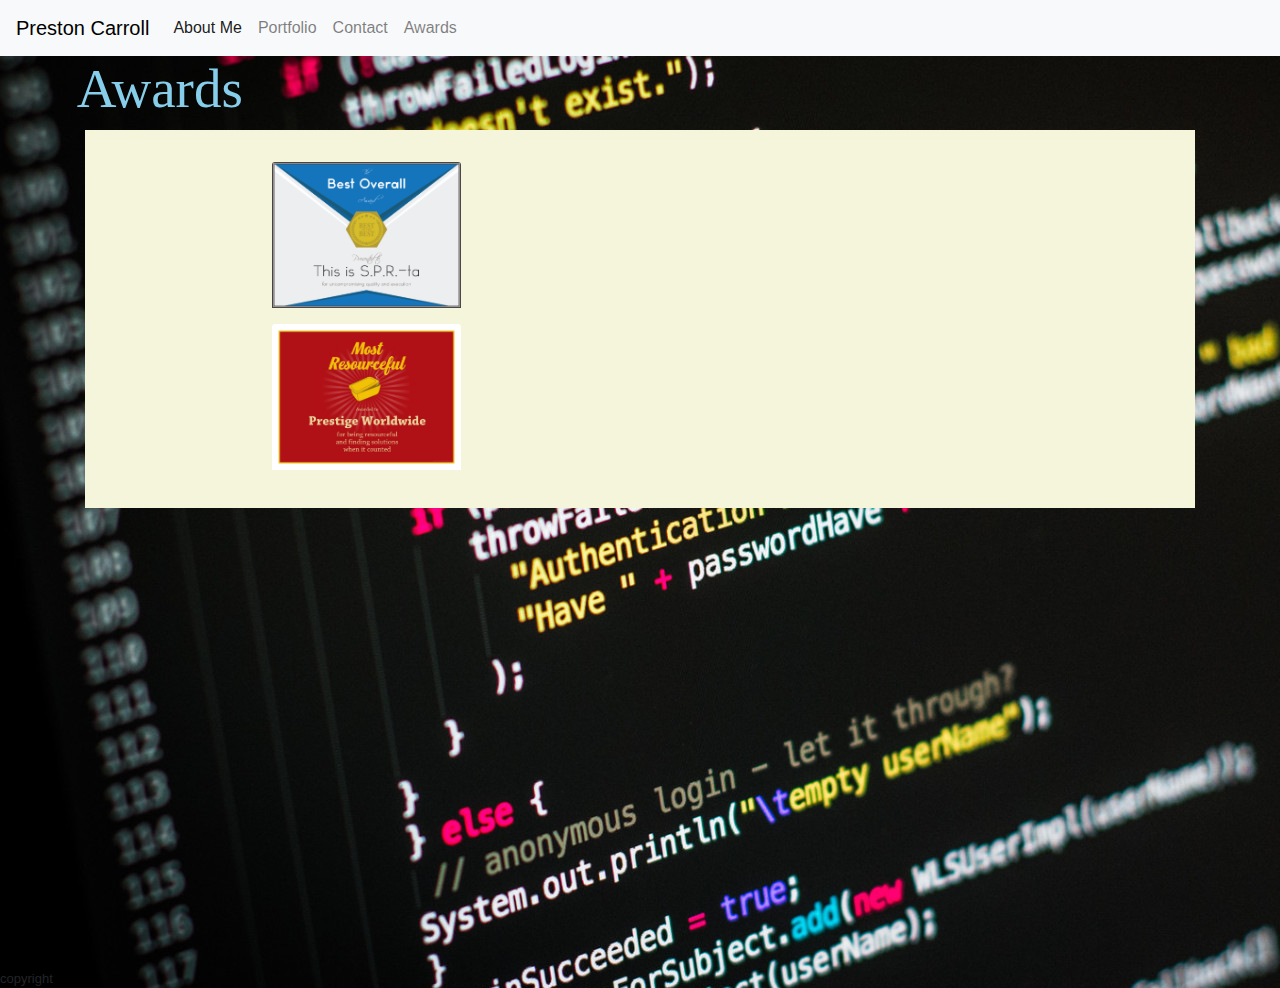
<file: awards.html>
<!DOCTYPE html>
<html lang="en">

<head>
    <meta charset="UTF-8">
    <meta name="viewport" content="width=device-width, initial-scale=1.0">
    <meta http-equiv="X-UA-Compatible" content="ie=edge">
    <link rel="stylesheet" href="https://stackpath.bootstrapcdn.com/bootstrap/4.3.1/css/bootstrap.min.css"
        integrity="sha384-ggOyR0iXCbMQv3Xipma34MD+dH/1fQ784/j6cY/iJTQUOhcWr7x9JvoRxT2MZw1T" crossorigin="anonymous">
    <link rel="stylesheet" href="style.css">
    <link rel="stylesheet" href="https://stackpath.bootstrapcdn.com/bootstrap/4.4.1/js/bootstrap.min.js">
    <script src="https://ajax.googleapis.com/ajax/libs/jquery/3.4.1/jquery.min.js"></script>




</head>

<body id="mainBody">



    <nav class="navbar navbar-expand-lg navbar-light bg-light">
        <a class="navbar-brand" href="./index.html">Preston Carroll</a>
        <button class="navbar-toggler" type="button" data-toggle="collapse" data-target="#navbarNavAltMarkup"
            aria-controls="navbarNavAltMarkup" aria-expanded="false" aria-label="Toggle navigation">
            <span class="navbar-toggler-icon"></span>
        </button>
        <div class="collapse navbar-collapse" id="navbarNavAltMarkup">
            <div class="navbar-nav">
                <a class="nav-item nav-link active" href="./index.html">About Me <span
                        class="sr-only">(current)</span></a>
                <a class="nav-item nav-link" href="./portfolio.html">Portfolio</a>
                <a class="nav-item nav-link" href="./contact.html">Contact</a>
                <a class="nav-item nav-link" href="./awards.html">Awards</a>





            </div>
        </div>
    </nav>


    <!-- Main body -->
    <h1>Awards</h1>

    <div class="container">
        <div class="row">

            <div class="col-12">

                <!-- Heading row -->

                <div class="container" id="aboutMe">

                    <div class="col-4" class="abouttext">
                        <p>
                            <img src="./assets/best-overall-certificate-01.jpg" class="card-img-top" alt="award1">
                        </p>
                    </div>

                    <div class="col-4" class="abouttext">

                        <p>
                            <img src="./assets/golden-lunchbox.jpg" class="card-img-top" alt="award2">
                        </p>
                    </div>

                </div>
            </div>
        </div>


    </div>
    </div>
    </div>


    <!-- Adiditonal p row -->
    <!-- Adiditonal p row -->
    </div>
    </div>
    </div>



    <script src="https://code.jquery.com/jquery-3.4.1.slim.min.js"
        integrity="sha384-J6qa4849blE2+poT4WnyKhv5vZF5SrPo0iEjwBvKU7imGFAV0wwj1yYfoRSJoZ+n"
        crossorigin="anonymous"></script>
    <script src="https://cdn.jsdelivr.net/npm/popper.js@1.16.0/dist/umd/popper.min.js"
        integrity="sha384-Q6E9RHvbIyZFJoft+2mJbHaEWldlvI9IOYy5n3zV9zzTtmI3UksdQRVvoxMfooAo"
        crossorigin="anonymous"></script>
    <script src="https://stackpath.bootstrapcdn.com/bootstrap/4.4.1/js/bootstrap.min.js"
        integrity="sha384-wfSDF2E50Y2D1uUdj0O3uMBJnjuUD4Ih7YwaYd1iqfktj0Uod8GCExl3Og8ifwB6"
        crossorigin="anonymous"></script>

</body>

<footer>copyright</footer>

</html>
</file>
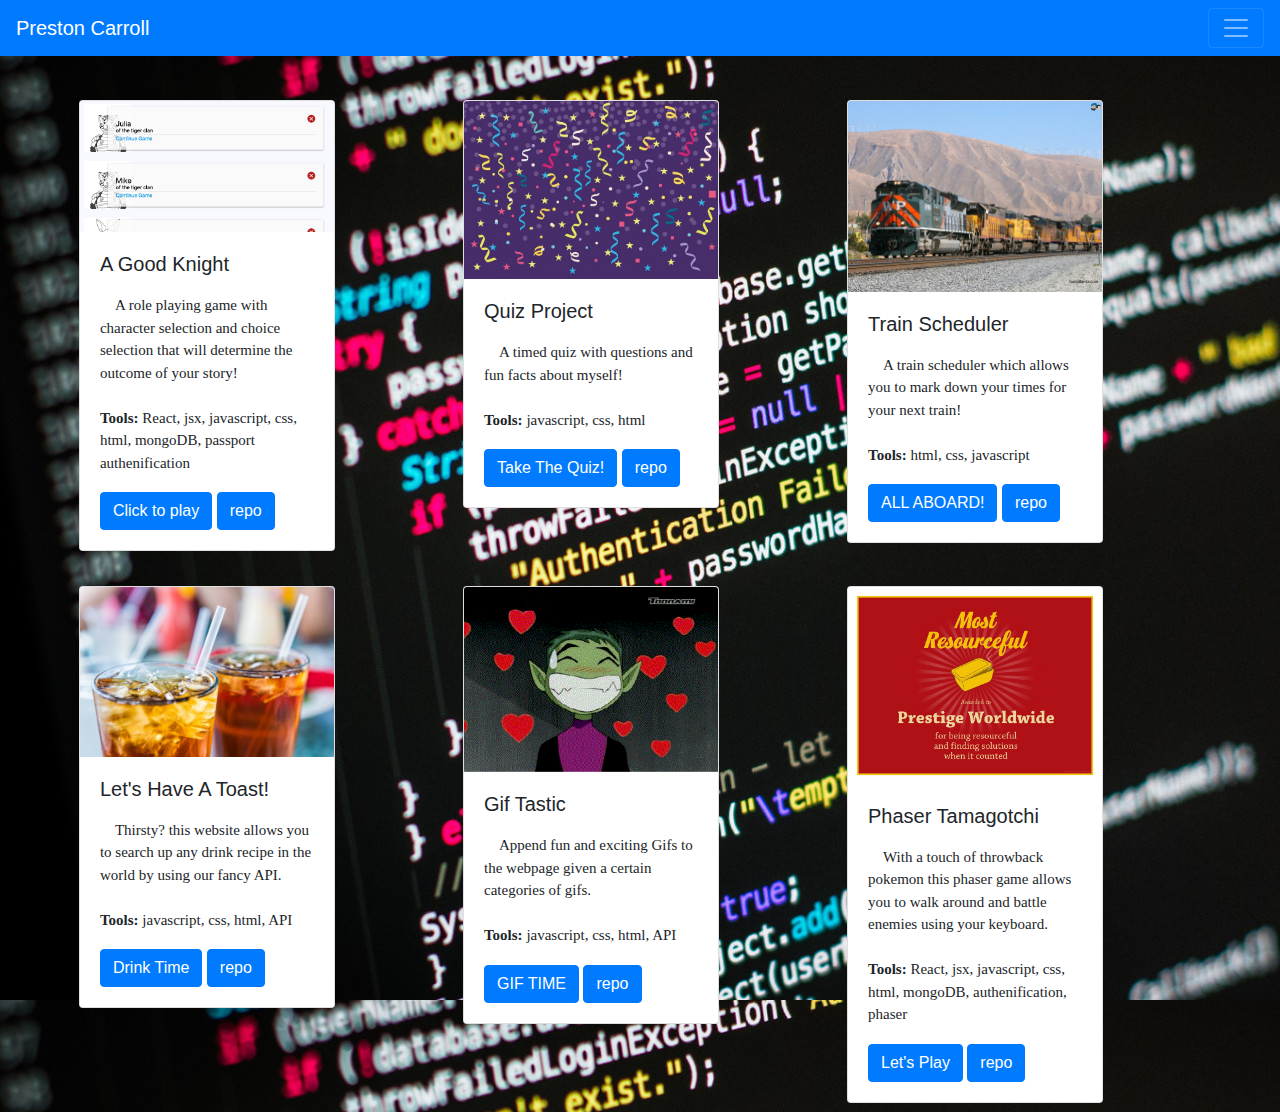
<file: portfolio.html>
<!DOCTYPE html>
<html lang="en">

<head>
  <meta charset="UTF-8">
  <meta name="viewport" content="width=device-width, initial-scale=1.0">
  <meta http-equiv="X-UA-Compatible" content="ie=edge">
  <link rel="stylesheet" href="https://stackpath.bootstrapcdn.com/bootstrap/4.3.1/css/bootstrap.min.css"
    integrity="sha384-ggOyR0iXCbMQv3Xipma34MD+dH/1fQ784/j6cY/iJTQUOhcWr7x9JvoRxT2MZw1T" crossorigin="anonymous">
  <link rel="stylesheet" href="style.css">
  <link rel="stylesheet" href="https://stackpath.bootstrapcdn.com/bootstrap/4.4.1/js/bootstrap.min.js">
  <script src="https://ajax.googleapis.com/ajax/libs/jquery/3.4.1/jquery.min.js"></script>




  <title>Portfolio</title>
</head>

<body id="portBody">

  <nav class="navbar navbar-dark bg-primary">
    <a class="navbar-brand" href="./index.html">Preston Carroll</a>
    <button class="navbar-toggler" type="button" data-toggle="collapse" data-target="#navbarNavAltMarkup"
      aria-controls="navbarNavAltMarkup" aria-expanded="false" aria-label="Toggle navigation">
      <span class="navbar-toggler-icon"></span>
    </button>
    <div class="collapse navbar-collapse" id="navbarNavAltMarkup">
      <div class="navbar-nav">
        <a class="nav-item nav-link active" href="./index.html">About Me <span class="sr-only">(current)</span></a>
        <a class="nav-item nav-link" href="./portfolio.html">Portfolio</a>
        <a class="nav-item nav-link" href="./contact.html">Contact</a>






      </div>
    </div>
  </nav>





  <!-- Main body -->
  <div class="container" id="portBack">
    <div class="row">


      <div class="col-md 3">


        <div class="card" style="width: 16rem;">
          <img src="./assets/Screen Shot 2020-02-15 at 7.18.17 PM.png" class="card-img-top" alt="quiz pic">
          <div class="card-body">
            <h5 class="card-title">A Good Knight</h5>
            <p class="card-text"> A role playing game with character selection and choice selection that will determine
              the outcome of your story!
              <br>
              <br>
              <b>Tools:</b> React, jsx, javascript, css, html, mongoDB, passport authenification
            </p>
            <a href="https://guarded-gorge-94645.herokuapp.com/" class="btn btn-primary">Click to play </a>
            <a href="https://github.com/origamiunicorn/this-is-spr-ta" class="btn btn-primary">repo </a>
          </div>
        </div>
      </div>


      <div class="col-md 3">

        <div class="card" style="width: 16rem;">
          <img src="./assets/backgroundconfetti copy.jpg" class="card-img-top" alt="quiz pic">
          <div class="card-body">
            <h5 class="card-title">Quiz Project</h5>
            <p class="card-text"> A timed quiz with questions and fun facts about myself!
              <br>
              <br>
              <b>Tools:</b> javascript, css, html
            </p>
            <a href="https://prestoncarroll.github.io/quiz/" class="btn btn-primary">Take The Quiz!</a>
            <a href="https://github.com/prestoncarroll/quiz" class="btn btn-primary">repo</a>
          </div>
        </div>
      </div>




      <div class="col-md 3">

        <div class="card" style="width: 16rem;">
          <img src="./assets/trains-5v.jpg" class="card-img-top" alt="train pic">
          <div class="card-body">
            <h5 class="card-title">Train Scheduler</h5>
            <p class="card-text"> A train scheduler which allows you to mark down your times for your next train!
              <br>
              <br>
              <b>Tools:</b> html, css, javascript
            </p>
            <a href="https://prestoncarroll.github.io/Train-Scheduler/" class="btn btn-primary">ALL ABOARD!</a>
            <a href="https://github.com/prestoncarroll/Train-Scheduler" class="btn btn-primary">repo</a>
          </div>
        </div>
      </div>
    </div>


    <div class="row">
      <div class="col-md 3">


        <div class="card" style="width: 16rem;">
          <img src="./assets/istockphoto-900209858-612x612.jpg" class="card-img-top" alt="quiz pic">
          <div class="card-body">
            <h5 class="card-title">Let's Have A Toast!</h5>
            <p class="card-text"> Thirsty? this website allows you to search up any drink recipe in the world by using
              our fancy API.
              <br>
              <br>
              <b>Tools:</b> javascript, css, html, API</p>
            <a href="https://doz-a.github.io/projectone/" class="btn btn-primary">Drink Time </a>
            <a href="https://github.com/doz-a/projectone" class="btn btn-primary">repo </a>
          </div>
        </div>
      </div>

      <div class="col-md 3">


        <div class="card" style="width: 16rem;">
          <img src="./assets/giphy.gif" class="card-img-top" alt="gif pic">
          <div class="card-body">
            <h5 class="card-title">Gif Tastic</h5>
            <p class="card-text"> Append fun and exciting Gifs to the webpage given a certain categories of gifs.
              <br>
              <br>
              <b>Tools:</b> javascript, css, html, API
            </p>
            <a href="https://prestoncarroll.github.io/gif-homework/" class="btn btn-primary">GIF TIME </a>
            <a href="https://github.com/prestoncarroll/gif-homework" class="btn btn-primary">repo
            </a>
          </div>
        </div>
      </div>


      <div class="col-md 3">

        <div class="card" style="width: 16rem;">
          <img src="./assets/golden-lunchbox.jpg" class="card-img-top" alt="train pic">
          <div class="card-body">
            <h5 class="card-title">Phaser Tamagotchi</h5>
            <p class="card-text">With a touch of throwback pokemon this phaser game allows you to walk around and battle
              enemies using your keyboard.
              <br>
              <br>
              <b>Tools:</b> React, jsx, javascript, css, html, mongoDB, authenification, phaser

            </p>
            <a href="https://fathomless-stream-68190.herokuapp.com/" class="btn btn-primary"> Let's Play
            </a>
            <a href="https://github.com/UnseenMountain/tamagotchi" class="btn btn-primary"> repo
            </a>
          </div>
        </div>
      </div>
    </div>
  </div>



  <script src="https://code.jquery.com/jquery-3.4.1.slim.min.js"
    integrity="sha384-J6qa4849blE2+poT4WnyKhv5vZF5SrPo0iEjwBvKU7imGFAV0wwj1yYfoRSJoZ+n"
    crossorigin="anonymous"></script>
  <script src="https://cdn.jsdelivr.net/npm/popper.js@1.16.0/dist/umd/popper.min.js"
    integrity="sha384-Q6E9RHvbIyZFJoft+2mJbHaEWldlvI9IOYy5n3zV9zzTtmI3UksdQRVvoxMfooAo"
    crossorigin="anonymous"></script>
  <script src="https://stackpath.bootstrapcdn.com/bootstrap/4.4.1/js/bootstrap.min.js"
    integrity="sha384-wfSDF2E50Y2D1uUdj0O3uMBJnjuUD4Ih7YwaYd1iqfktj0Uod8GCExl3Og8ifwB6"
    crossorigin="anonymous"></script>
</body>

</html>
</file>
<file: style.css>
#aboutMeText {
    text-indent: 30px;
}

.card-text {
    font-size: 15px;
    margin: 18px 0px;
}


#contactHeader {
    color:skyblue;
font-family: 'dekko';
font-size: 55px;
margin-left: 6%;
text-shadow: 2px 2px #ff0000;
}

.fa:hover {
    opacity: 0.7;
}

.fa {
    padding: 20px;
    font-size: 30px;
    width: 80px;
    text-align: center;
    text-decoration: none;
    margin: 5px 2px;
  }

.fa-linkedin {
    background: #007bb5;
    color: white;
  }

  .fa-envelope {
    background: purple;
    color: white;

  }
  .fa-github {
    background: black;
    color: white;

  }


#technicalHeader {
margin-left: 30%;
color:skyblue;
font-family: 'dekko';
font-size: 55px;
padding: 20px;
}

#mePic {
    
    border-radius: 50%;
      overflow: hidden;
        transition-duration: 5s;
        transition-property: transform;
    }
    #mePic:hover {
        transform: rotate(360deg);
        -webkit-transform: rotate(360deg);
    }




.card {
    align-self: auto;
    padding: 0%;
    margin-top: 10%;
    align-self: auto;
}

#mainBody {
    background-image: url(./assets/o-CODING-facebook.jpg);
}

#sections{
    background-image: url(./assets/o-CODING-facebook.jpg);
}
#contactBody{
    background-color: beige;
    padding: 2%;
}

#aboutMe {
    background-color: beige;
    padding: 2%;
    margin-bottom: 30%;
}



.navbar-light .navbar-brand { color: black;

}

.responsive {
    width:100%;
    max-width: 200px;
    height: auto;
}





.abouttext {

font-family: 'Times New Roman', Times, serif;   
margin-left: 10px;
float: center;
padding-left: 10px; 
}



h1 { 
color:skyblue;
font-family: 'dekko';
font-size: 55px;
margin-left: 6%;

}
h2 { color: skyblue;
 font-family: 'dekko';
 font-size: 55px;
}

p { font-family: 'Times New Roman', Times, serif;
    font-size: 20px;
    max-width: 800px;
    margin-top: 10px;
    margin-left: 42%; 
    text-indent: 7%;
}

footer { font-size: small;
margin-left: inherit;
padding-top: 10%;
}


#portBody {
    background-image: url(./assets/o-CODING-facebook.jpg);
}

#portBack {
    padding: .7%;
}


@media only screen 
  and (min-device-width: 320px) 
  and (max-device-width: 480px) {


#technicalHeader {
    margin-left: 1%;
    margin-right: 10%;
    color: skyblue;
    font-family: 'dekko';
    font-size: 50px;
    padding: 10px;
    }

    #technicalBio {
        margin-left: 10%;
    }

    #aboutMeText {
        font: 10px;
        padding: 15%;
    }
    h2 {
        font-size: 40px;
    }

    #awardsId {
        padding: 10%;
    }
}



@media only screen 
    and (device-width : 375px) 
    and (device-height : 812px) 
    and (-webkit-device-pixel-ratio : 3) { 


      

        #technicalHeader {
            margin-left: 1%;
            color:skyblue;
            font-family: 'dekko';
            font-size: 40px;
            padding: 20px;
            }
        
            #technicalBio {
                margin-left: 10%;
            }
        
            #aboutMeText {
                font: 10px;
                padding: 15%;
            }
            h2 {
                font-size: 40px;
            }
        
            #awardsId {
                padding: 10%;
            }
        }
        



    


/* button { margin-left: 30%;} */




/* 

Notes: 

position: relative -- property on parent elemnt that has children behave relative to parent

position: absolute - property on child element thatallows you to position child absolutely from top, bottom, left or right "relative" to parent. 

*/
</file>
